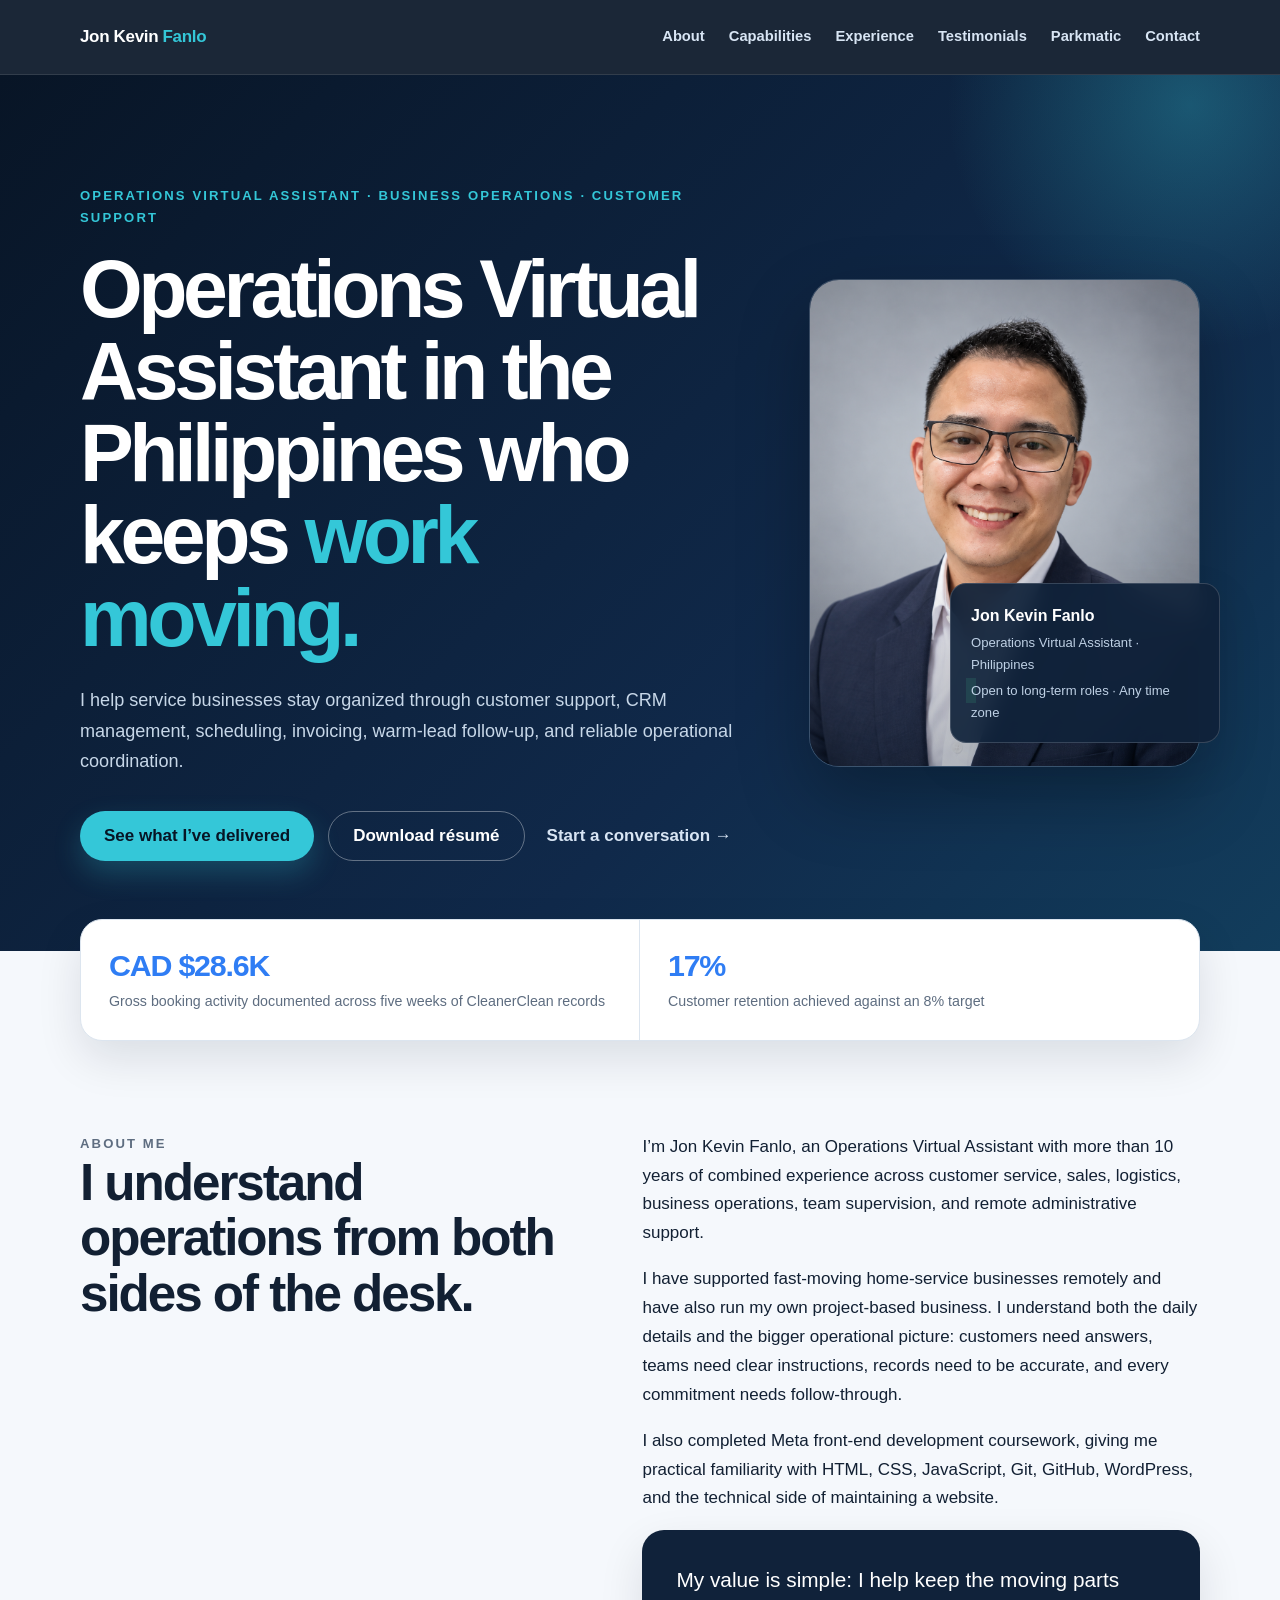
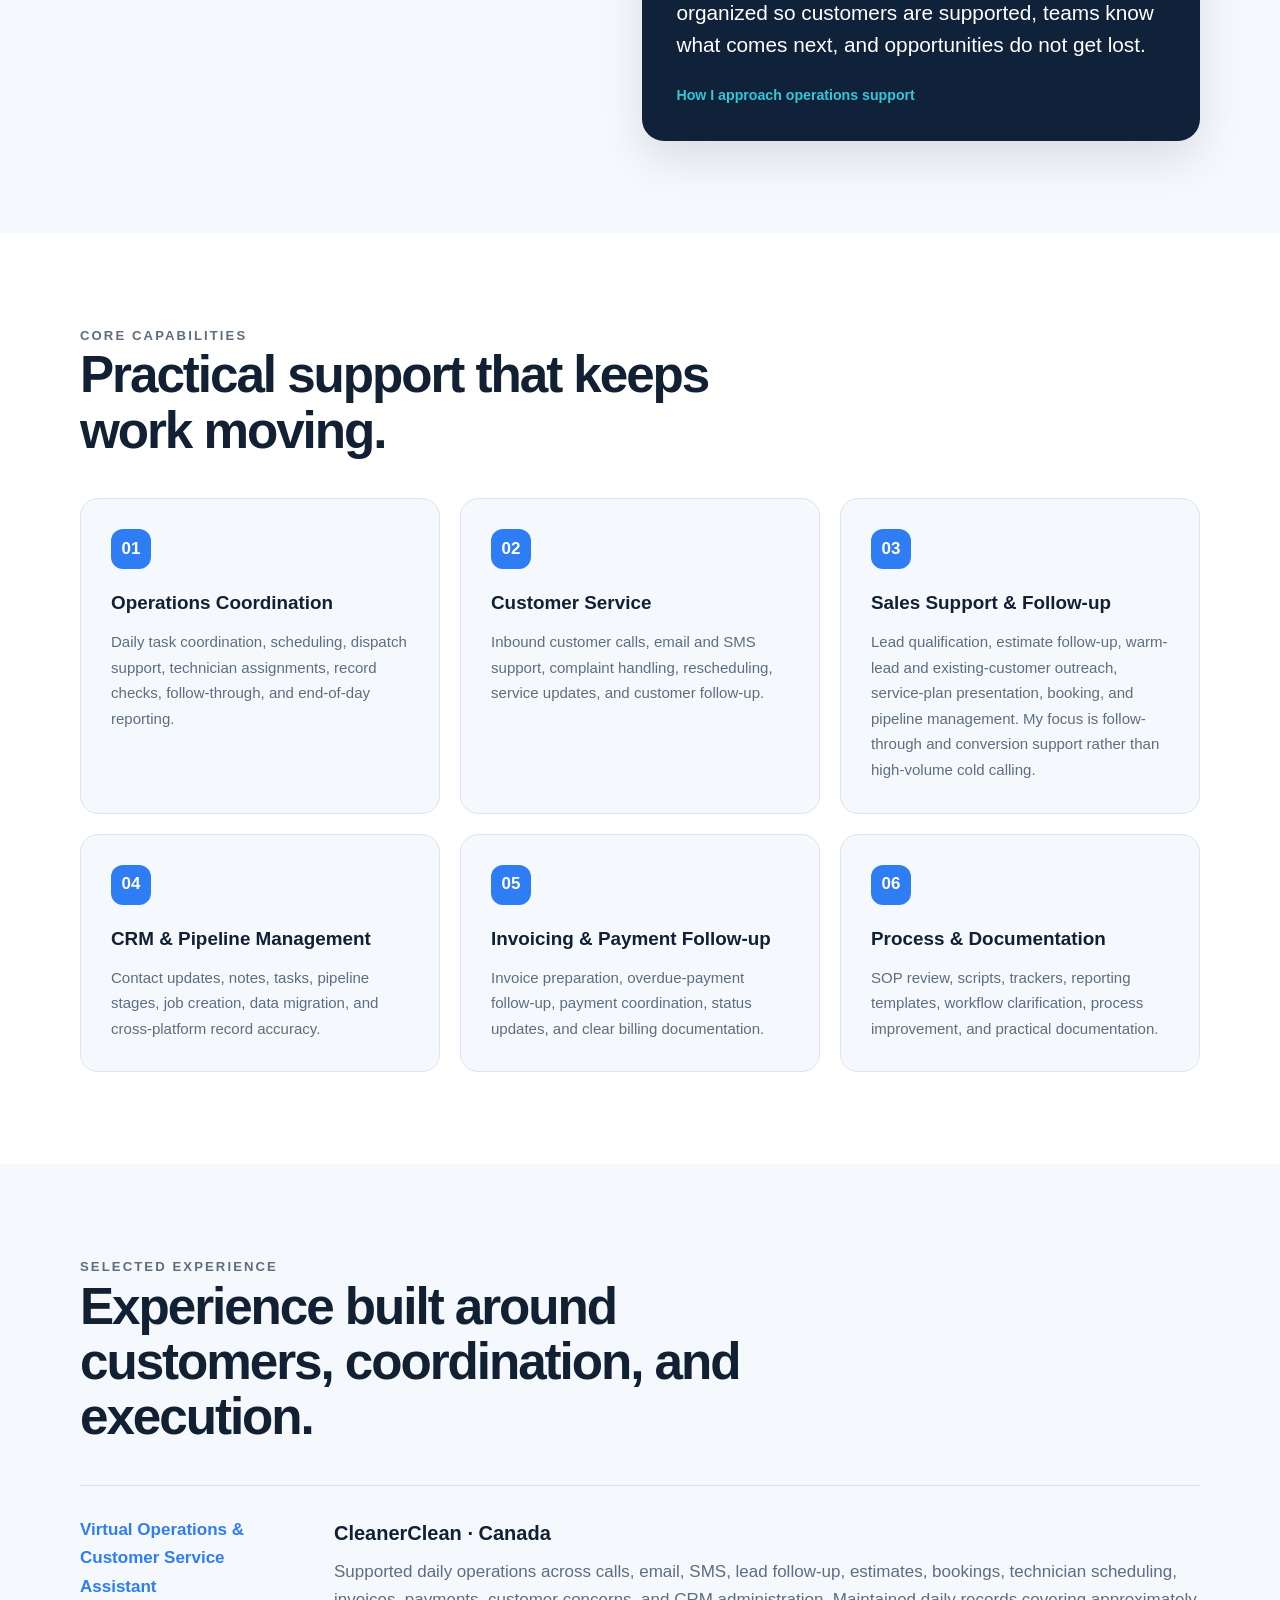
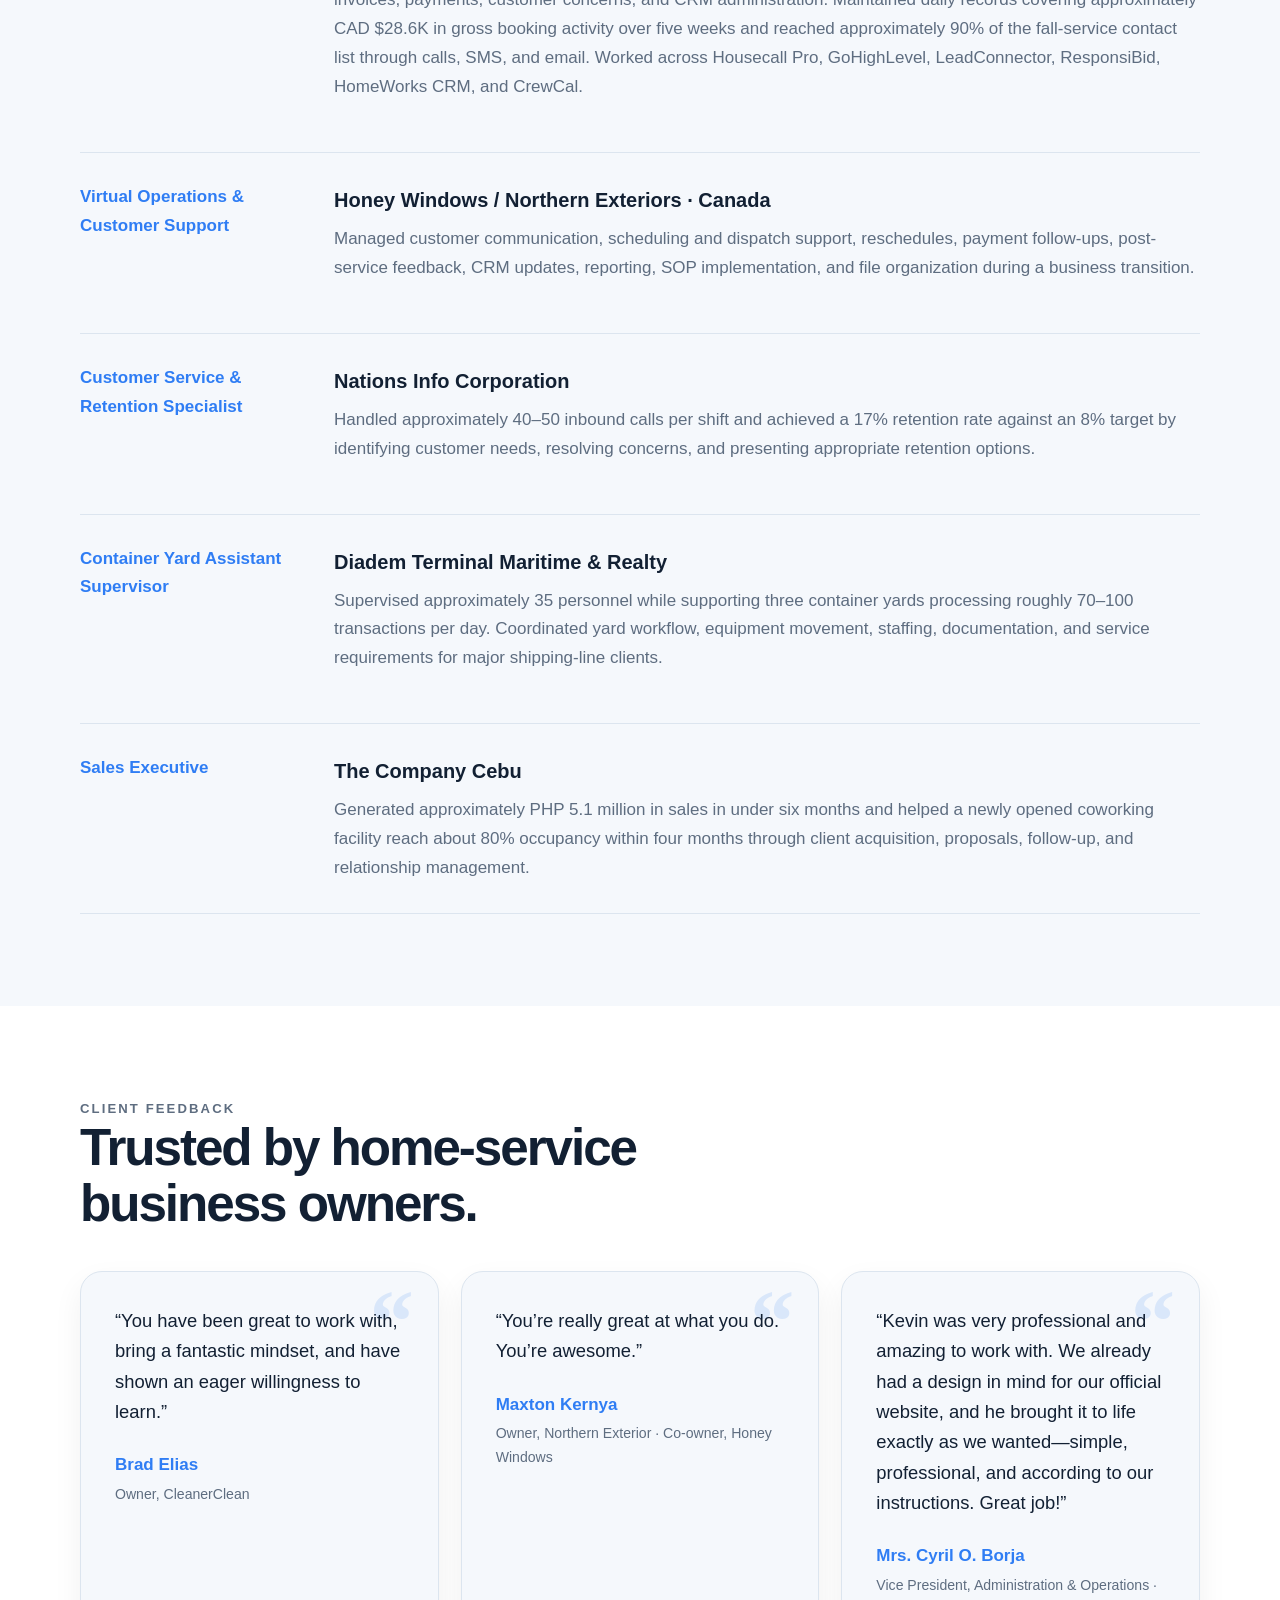
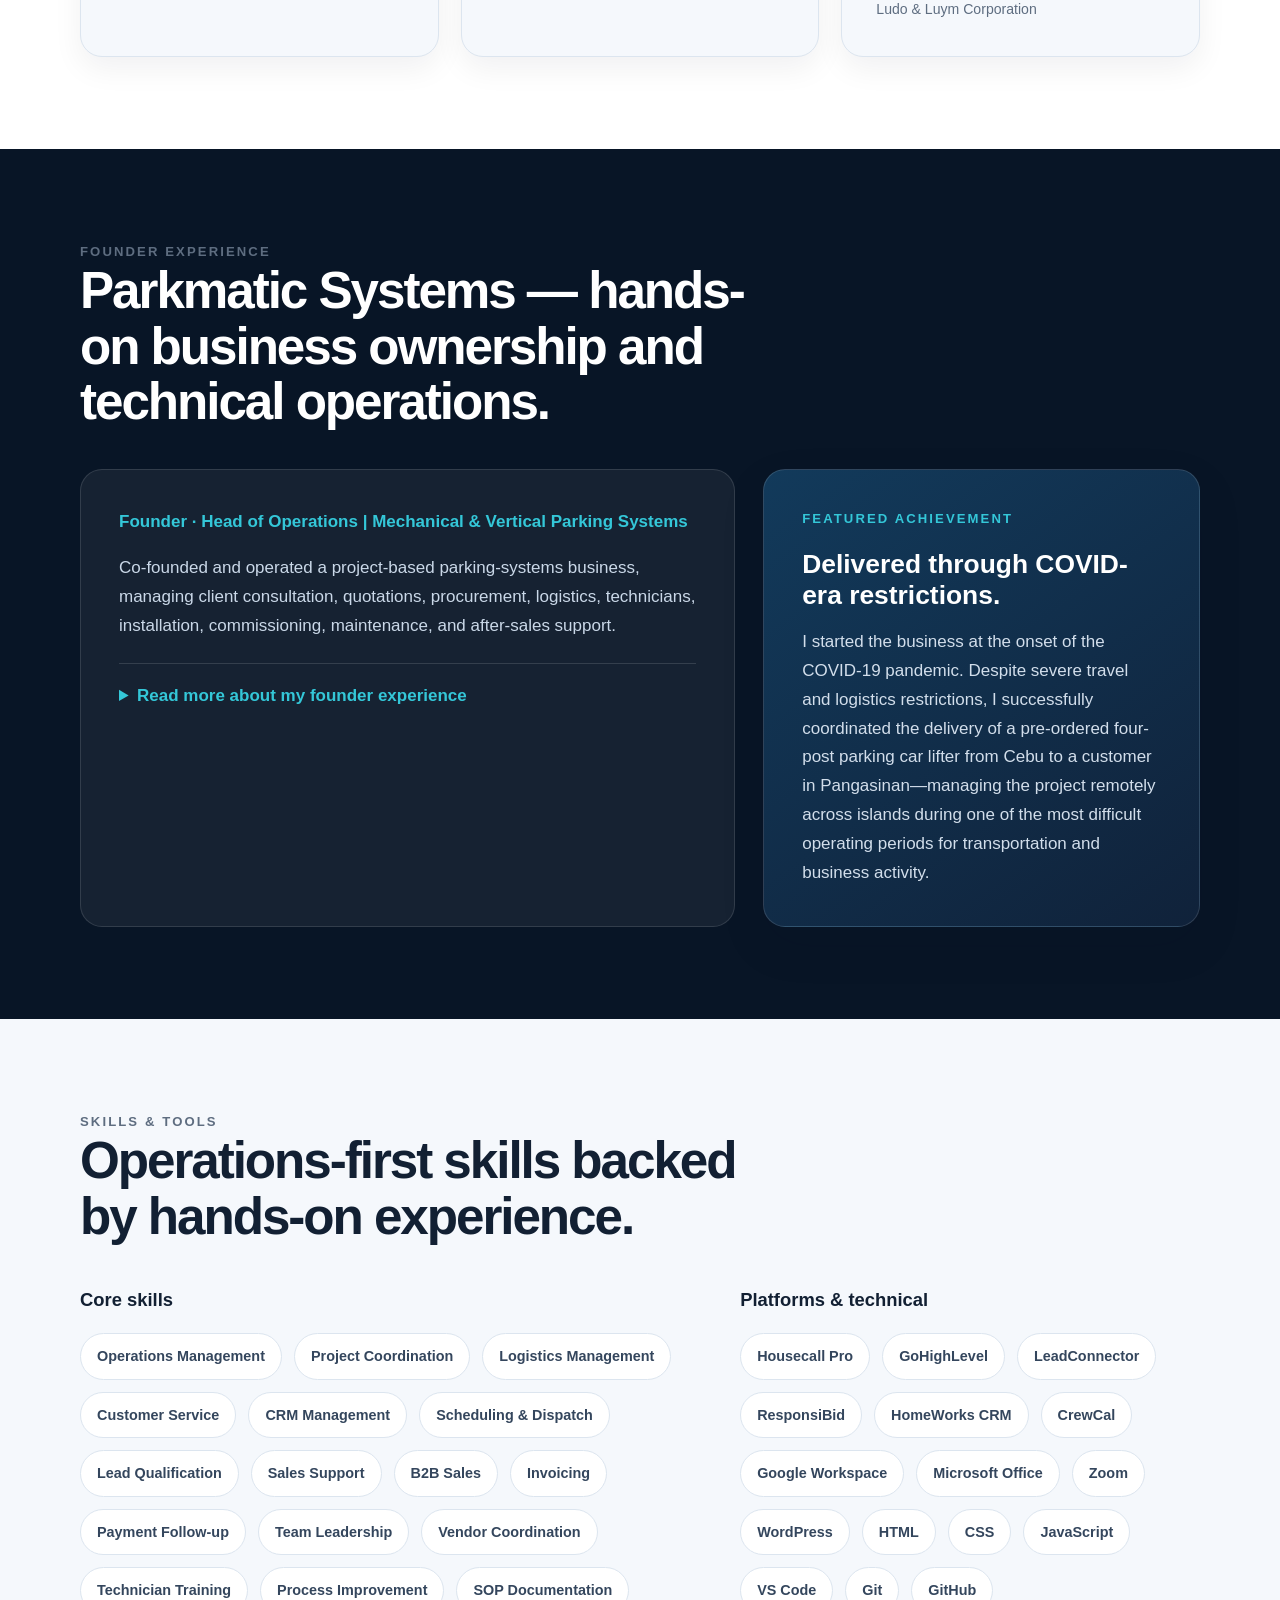
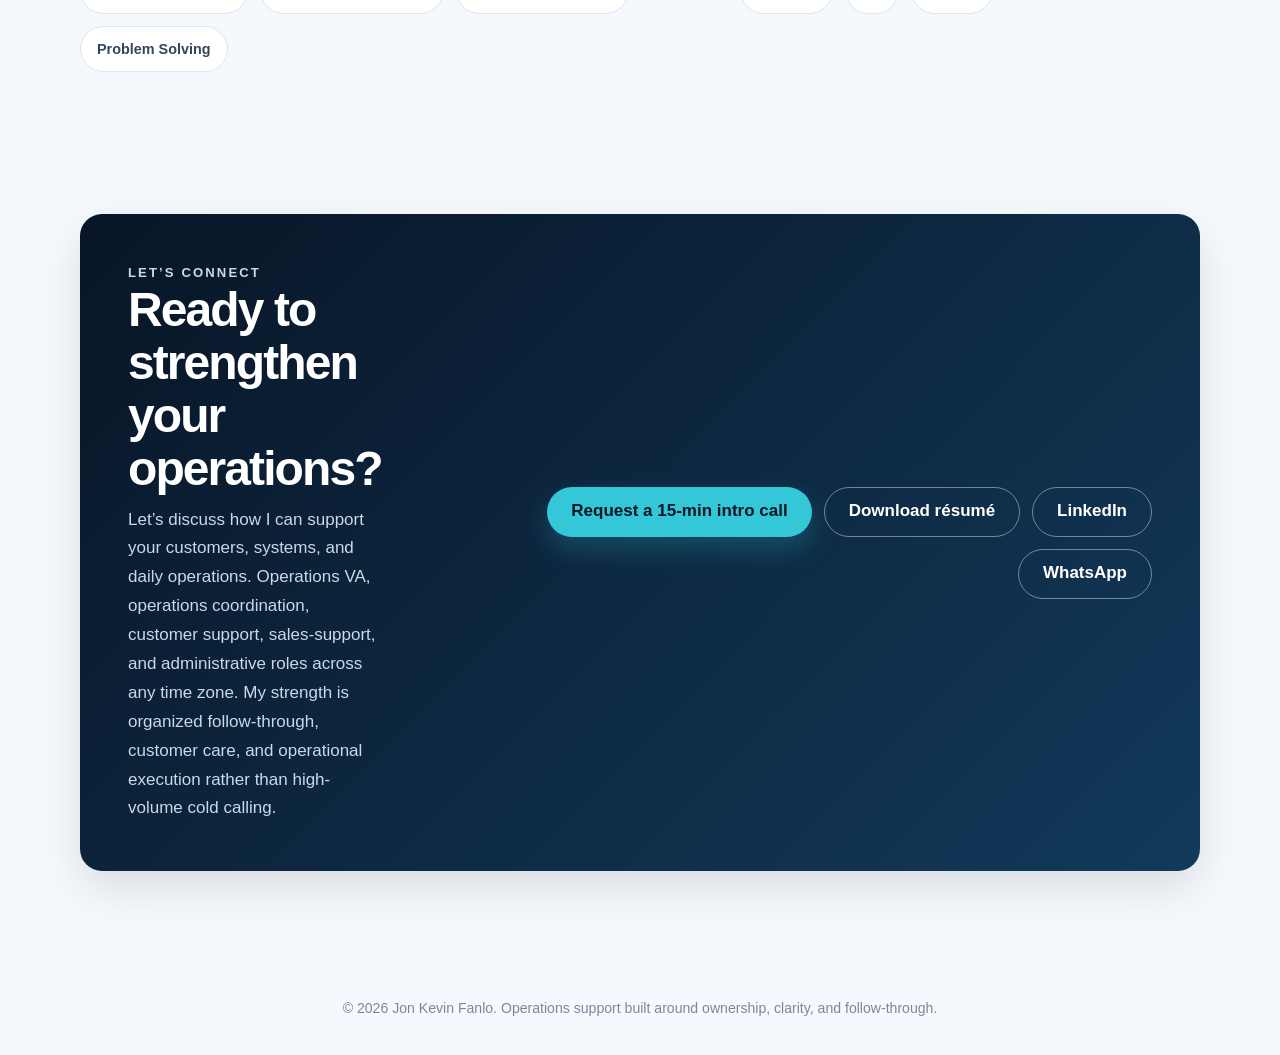
<file: index.html>
<!doctype html>
<html lang="en">
<head>
  <meta charset="utf-8">
  <meta name="viewport" content="width=device-width, initial-scale=1">
  <meta name="description" content="Jon Kevin Fanlo is an Operations Virtual Assistant focused on business operations, customer support, CRM management, scheduling, sales support, and reliable follow-through.">
  <meta name="author" content="Jon Kevin Fanlo">
  <meta name="theme-color" content="#081526">
  <meta property="og:title" content="Jon Kevin Fanlo | Operations Virtual Assistant">
  <meta property="og:description" content="Business operations, customer support, CRM management, scheduling, sales support, and dependable operational follow-through.">
  <meta property="og:type" content="website">
  <meta property="og:url" content="https://jonkfanlo.com/">
  <meta property="og:image" content="assets/jon-kevin-fanlo.png">
  <link rel="canonical" href="https://jonkfanlo.com/">
  <title>Operations Virtual Assistant Philippines | Jon Kevin Fanlo</title>
  <link rel="stylesheet" href="style.css">
  <script type="application/ld+json">
  {
    "@context": "https://schema.org",
    "@type": "ProfilePage",
    "mainEntity": {
      "@type": "Person",
      "name": "Jon Kevin Fanlo",
      "url": "https://jonkfanlo.com/",
      "image": "https://jonkfanlo.com/assets/jon-kevin-fanlo.png",
      "jobTitle": "Operations Virtual Assistant",
      "email": "mailto:jkfanlo.va@gmail.com",
      "address": {"@type": "PostalAddress", "addressCountry": "PH", "addressRegion": "Cebu"},
      "sameAs": ["https://www.linkedin.com/in/jon-k-fanlo1991/"],
      "knowsAbout": ["Home service operations", "Customer support", "CRM management", "Scheduling and dispatch", "Sales support", "Invoicing"]
    }
  }
  </script>
</head>
<body>
<header class="site-header">
  <div class="wrap nav">
    <a class="brand" href="#top">Jon Kevin <span>Fanlo</span></a>
    <button class="menu-toggle" type="button" aria-expanded="false" aria-controls="primary-nav" aria-label="Open navigation">Menu</button>
    <nav id="primary-nav" class="nav-links" aria-label="Portfolio navigation">
      <a href="#about">About</a>
      <a href="#services">Capabilities</a>
      <a href="#experience">Experience</a>
      <a href="#testimonials">Testimonials</a>
      <a href="#parkmatic">Parkmatic</a>
      <a href="#contact">Contact</a>
    </nav>
  </div>
</header>

<main id="top">
  <section class="hero">
    <div class="wrap hero-grid">
      <div>
        <p class="eyebrow">Operations Virtual Assistant · Business Operations · Customer Support</p>
        <h1>Operations Virtual Assistant in the Philippines who keeps <span>work moving.</span></h1>
        <p class="hero-copy">I help service businesses stay organized through customer support, CRM management, scheduling, invoicing, warm-lead follow-up, and reliable operational coordination.</p>
        <div class="actions">
          <a class="button button-primary" href="#experience">See what I’ve delivered</a>
          <a class="button button-ghost" href="Jon_Kevin_Fanlo_Resume.pdf" download>Download résumé</a>
          <a class="button button-text" href="#contact">Start a conversation →</a>
        </div>
      </div>
      <aside class="hero-profile" aria-label="Professional portrait of Jon Kevin Fanlo">
        <div class="hero-photo-frame">
          <img class="hero-photo" src="assets/jon-kevin-fanlo.png" alt="Jon Kevin Fanlo, Operations Virtual Assistant and Customer Support professional">
        </div>
        <div class="profile-caption">
          <strong>Jon Kevin Fanlo</strong>
          <span>Operations Virtual Assistant · Philippines</span>
          <span class="status">Open to long-term roles · Any time zone</span>
        </div>
      </aside>
    </div>
  </section>

  <section class="metrics" aria-label="Selected professional results">
    <div class="wrap metric-grid">
      <div class="metric"><strong>CAD $28.6K</strong><span>Gross booking activity documented across five weeks of CleanerClean records</span></div>
      <div class="metric"><strong>17%</strong><span>Customer retention achieved against an 8% target</span></div>
    </div>
  </section>

  <section id="about">
    <div class="wrap about-grid">
      <div class="section-head">
        <p class="eyebrow">About me</p>
        <h2>I understand operations from both sides of the desk.</h2>
      </div>
      <div class="about-copy">
        <p>I’m Jon Kevin Fanlo, an Operations Virtual Assistant with more than 10 years of combined experience across customer service, sales, logistics, business operations, team supervision, and remote administrative support.</p>
        <p>I have supported fast-moving home-service businesses remotely and have also run my own project-based business. I understand both the daily details and the bigger operational picture: customers need answers, teams need clear instructions, records need to be accurate, and every commitment needs follow-through.</p>
        <p>I also completed Meta front-end development coursework, giving me practical familiarity with HTML, CSS, JavaScript, Git, GitHub, WordPress, and the technical side of maintaining a website.</p>
        <div class="quote-card">
          <p>My value is simple: I help keep the moving parts organized so customers are supported, teams know what comes next, and opportunities do not get lost.</p>
          <small>How I approach operations support</small>
        </div>
      </div>
    </div>
  </section>

  <section id="services" class="services">
    <div class="wrap">
      <div class="section-head">
        <p class="eyebrow">Core capabilities</p>
        <h2>Practical support that keeps work moving.</h2>
      </div>
      <div class="card-grid">
        <article class="card"><span class="card-number">01</span><h3>Operations Coordination</h3><p>Daily task coordination, scheduling, dispatch support, technician assignments, record checks, follow-through, and end-of-day reporting.</p></article>
        <article class="card"><span class="card-number">02</span><h3>Customer Service</h3><p>Inbound customer calls, email and SMS support, complaint handling, rescheduling, service updates, and customer follow-up.</p></article>
        <article class="card"><span class="card-number">03</span><h3>Sales Support & Follow-up</h3><p>Lead qualification, estimate follow-up, warm-lead and existing-customer outreach, service-plan presentation, booking, and pipeline management. My focus is follow-through and conversion support rather than high-volume cold calling.</p></article>
        <article class="card"><span class="card-number">04</span><h3>CRM & Pipeline Management</h3><p>Contact updates, notes, tasks, pipeline stages, job creation, data migration, and cross-platform record accuracy.</p></article>
        <article class="card"><span class="card-number">05</span><h3>Invoicing & Payment Follow-up</h3><p>Invoice preparation, overdue-payment follow-up, payment coordination, status updates, and clear billing documentation.</p></article>
        <article class="card"><span class="card-number">06</span><h3>Process & Documentation</h3><p>SOP review, scripts, trackers, reporting templates, workflow clarification, process improvement, and practical documentation.</p></article>
      </div>
    </div>
  </section>

  <section id="experience">
    <div class="wrap">
      <div class="section-head">
        <p class="eyebrow">Selected experience</p>
        <h2>Experience built around customers, coordination, and execution.</h2>
      </div>
      <div class="experience-list">
        <article class="experience-item"><div class="role">Virtual Operations & Customer Service Assistant</div><div><h3>CleanerClean · Canada</h3><p>Supported daily operations across calls, email, SMS, lead follow-up, estimates, bookings, technician scheduling, invoices, payments, customer concerns, and CRM administration. Maintained daily records covering approximately CAD $28.6K in gross booking activity over five weeks and reached approximately 90% of the fall-service contact list through calls, SMS, and email. Worked across Housecall Pro, GoHighLevel, LeadConnector, ResponsiBid, HomeWorks CRM, and CrewCal.</p></div></article>
        <article class="experience-item"><div class="role">Virtual Operations & Customer Support</div><div><h3>Honey Windows / Northern Exteriors · Canada</h3><p>Managed customer communication, scheduling and dispatch support, reschedules, payment follow-ups, post-service feedback, CRM updates, reporting, SOP implementation, and file organization during a business transition.</p></div></article>
        <article class="experience-item"><div class="role">Customer Service & Retention Specialist</div><div><h3>Nations Info Corporation</h3><p>Handled approximately 40–50 inbound calls per shift and achieved a 17% retention rate against an 8% target by identifying customer needs, resolving concerns, and presenting appropriate retention options.</p></div></article>
        <article class="experience-item"><div class="role">Container Yard Assistant Supervisor</div><div><h3>Diadem Terminal Maritime & Realty</h3><p>Supervised approximately 35 personnel while supporting three container yards processing roughly 70–100 transactions per day. Coordinated yard workflow, equipment movement, staffing, documentation, and service requirements for major shipping-line clients.</p></div></article>
        <article class="experience-item"><div class="role">Sales Executive</div><div><h3>The Company Cebu</h3><p>Generated approximately PHP 5.1 million in sales in under six months and helped a newly opened coworking facility reach about 80% occupancy within four months through client acquisition, proposals, follow-up, and relationship management.</p></div></article>
      </div>
    </div>
  </section>

  <section id="testimonials" class="testimonials" aria-labelledby="testimonials-title">
    <div class="wrap">
      <div class="section-head">
        <p class="eyebrow">Client feedback</p>
        <h2 id="testimonials-title">Trusted by home-service business owners.</h2>
      </div>
      <div class="testimonial-grid">
        <figure class="testimonial-card">
          <blockquote>“You have been great to work with, bring a fantastic mindset, and have shown an eager willingness to learn.”</blockquote>
          <figcaption><strong>Brad Elias</strong><span>Owner, CleanerClean</span></figcaption>
        </figure>
        <figure class="testimonial-card">
          <blockquote>“You’re really great at what you do. You’re awesome.”</blockquote>
          <figcaption><strong>Maxton Kernya</strong><span>Owner, Northern Exterior · Co-owner, Honey Windows</span></figcaption>
        </figure>
                <figure class="testimonial-card">
          <blockquote>“Kevin was very professional and amazing to work with. We already had a design in mind for our official website, and he brought it to life exactly as we wanted—simple, professional, and according to our instructions. Great job!”</blockquote>
          <figcaption><strong>Mrs. Cyril O. Borja</strong><span>Vice President, Administration &amp; Operations · Ludo &amp; Luym Corporation</span></figcaption>
        </figure>
      </div>
    </div>
  </section>

  <section id="parkmatic" class="parkmatic-section">
    <div class="wrap">
      <div class="section-head">
        <p class="eyebrow">Founder experience</p>
        <h2>Parkmatic Systems — hands-on business ownership and technical operations.</h2>
      </div>
      <div class="parkmatic-grid compact-founder">
        <div class="parkmatic-story">
          <p class="role-kicker">Founder · Head of Operations | Mechanical & Vertical Parking Systems</p>
          <p>Co-founded and operated a project-based parking-systems business, managing client consultation, quotations, procurement, logistics, technicians, installation, commissioning, maintenance, and after-sales support.</p>
          <details>
            <summary>Read more about my founder experience</summary>
            <p>Projects involved multi-ton mechanical equipment and required close coordination of suppliers, transportation, manpower, site readiness, safety requirements, technical troubleshooting, and customer expectations.</p>
          </details>
        </div>
        <aside class="achievement-card">
          <p class="eyebrow">Featured achievement</p>
          <h3>Delivered through COVID-era restrictions.</h3>
          <p>I started the business at the onset of the COVID-19 pandemic. Despite severe travel and logistics restrictions, I successfully coordinated the delivery of a pre-ordered four-post parking car lifter from Cebu to a customer in Pangasinan—managing the project remotely across islands during one of the most difficult operating periods for transportation and business activity.</p>
        </aside>
      </div>

    </div>
  </section>

  <section aria-label="Skills and tools">
    <div class="wrap">
      <div class="section-head">
        <p class="eyebrow">Skills & tools</p>
        <h2>Operations-first skills backed by hands-on experience.</h2>
      </div>
      <div class="skill-columns">
        <div>
          <h3>Core skills</h3>
          <div class="tool-cloud">
            <span>Operations Management</span><span>Project Coordination</span><span>Logistics Management</span><span>Customer Service</span><span>CRM Management</span><span>Scheduling & Dispatch</span><span>Lead Qualification</span><span>Sales Support</span><span>B2B Sales</span><span>Invoicing</span><span>Payment Follow-up</span><span>Team Leadership</span><span>Vendor Coordination</span><span>Technician Training</span><span>Process Improvement</span><span>SOP Documentation</span><span>Problem Solving</span>
          </div>
        </div>
        <div>
          <h3>Platforms & technical</h3>
          <div class="tool-cloud">
            <span>Housecall Pro</span><span>GoHighLevel</span><span>LeadConnector</span><span>ResponsiBid</span><span>HomeWorks CRM</span><span>CrewCal</span><span>Google Workspace</span><span>Microsoft Office</span><span>Zoom</span><span>WordPress</span><span>HTML</span><span>CSS</span><span>JavaScript</span><span>VS Code</span><span>Git</span><span>GitHub</span>
          </div>
        </div>
      </div>
    </div>
  </section>

  <section id="contact" class="contact">
    <div class="wrap contact-panel">
      <div>
        <p class="eyebrow">Let’s connect</p>
        <h2>Ready to strengthen your operations?</h2>
        <p>Let’s discuss how I can support your customers, systems, and daily operations. Operations VA, operations coordination, customer support, sales-support, and administrative roles across any time zone. My strength is organized follow-through, customer care, and operational execution rather than high-volume cold calling.</p>
      </div>
      <div class="contact-actions">
        <a class="button button-primary" href="mailto:jkfanlo.va@gmail.com?subject=15-minute%20intro%20call">Request a 15-min intro call</a>
        <a class="button button-ghost" href="Jon_Kevin_Fanlo_Resume.pdf" download>Download résumé</a>
        <a class="button button-ghost" href="https://www.linkedin.com/in/jon-k-fanlo1991/" target="_blank" rel="noopener">LinkedIn</a>
        <a class="button button-ghost" href="https://wa.me/639247519178" target="_blank" rel="noopener">WhatsApp</a>
      </div>
    </div>
  </section>
</main>

<footer class="site-footer">
  <div class="wrap">© 2026 Jon Kevin Fanlo. Operations support built around ownership, clarity, and follow-through.</div>
</footer>
<script src="script.js"></script>
</body>
</html>
</file>
<file: style.css>
/*
Theme Name: Jon Operations Portfolio
Author: Jon Kevin Fanlo
Description: A polished one-page WordPress portfolio for an Operations VA and Customer Service professional.
Version: 1.2.0
Text Domain: jon-operations-portfolio
*/

:root {
  --navy: #081526;
  --navy-soft: #10223a;
  --blue: #2f7df4;
  --cyan: #34c7d8;
  --paper: #f5f8fc;
  --white: #ffffff;
  --ink: #122033;
  --muted: #5e6d80;
  --line: #dce5ef;
  --shadow: 0 18px 45px rgba(8, 21, 38, 0.11);
  --radius: 22px;
}

* { box-sizing: border-box; }
html { scroll-behavior: smooth; }
body {
  margin: 0;
  color: var(--ink);
  background: var(--paper);
  font-family: "Segoe UI", Inter, Arial, sans-serif;
  font-size: 17px;
  line-height: 1.7;
}
a { color: inherit; }
.wrap { width: min(1120px, calc(100% - 40px)); margin: 0 auto; }

.site-header {
  position: sticky;
  top: 0;
  z-index: 20;
  color: var(--white);
  background: rgba(8, 21, 38, 0.92);
  backdrop-filter: blur(14px);
  border-bottom: 1px solid rgba(255,255,255,.1);
}
.nav { min-height: 74px; display: flex; align-items: center; justify-content: space-between; gap: 24px; }
.brand { font-weight: 800; text-decoration: none; letter-spacing: -.02em; }
.brand span { color: var(--cyan); }
.nav-links { display: flex; flex-wrap: wrap; gap: 24px; }
.nav-links a { color: #d8e5f4; text-decoration: none; font-size: .92rem; font-weight: 600; }
.nav-links a:hover { color: var(--white); }

.hero {
  position: relative;
  overflow: hidden;
  padding: 110px 0 90px;
  color: var(--white);
  background: linear-gradient(135deg, var(--navy) 0%, #10294a 64%, #123d5c 100%);
}
.hero::after {
  content: "";
  position: absolute;
  width: 520px;
  height: 520px;
  right: -170px;
  top: -230px;
  border-radius: 50%;
  background: radial-gradient(circle, rgba(52,199,216,.3), transparent 66%);
}
.hero-grid { position: relative; z-index: 1; display: grid; grid-template-columns: 1.45fr .85fr; gap: 62px; align-items: center; }
.eyebrow { margin: 0 0 18px; color: var(--cyan); font-size: .82rem; font-weight: 800; letter-spacing: .16em; text-transform: uppercase; }
.hero h1 { max-width: 760px; margin: 0; font-size: clamp(2.7rem, 6.3vw, 5.2rem); line-height: 1.02; letter-spacing: -.055em; }
.hero h1 span { color: var(--cyan); }
.hero-copy { max-width: 690px; margin: 26px 0 34px; color: #c7d7e8; font-size: 1.13rem; }
.actions { display: flex; flex-wrap: wrap; gap: 14px; }
.button { display: inline-flex; align-items: center; justify-content: center; min-height: 50px; padding: 0 24px; border-radius: 999px; font-weight: 750; text-decoration: none; transition: transform .2s ease, box-shadow .2s ease; }
.button:hover { transform: translateY(-2px); }
.button-primary { color: #071525; background: var(--cyan); box-shadow: 0 12px 28px rgba(52,199,216,.24); }
.button-ghost { color: var(--white); border: 1px solid rgba(255,255,255,.35); }
.button-text { min-height: 50px; padding-inline: 8px; color: #d8e5f4; }
.button-text:hover { color: var(--white); }
.availability { padding: 28px; background: rgba(255,255,255,.08); border: 1px solid rgba(255,255,255,.13); border-radius: var(--radius); box-shadow: var(--shadow); }
.availability strong { display: block; margin-bottom: 8px; font-size: 1.25rem; }
.availability p { margin: 0; color: #c7d7e8; }
.status { display: inline-flex; align-items: center; gap: 9px; margin-top: 22px; color: #e3edf8; font-size: .9rem; }
.status::before { content: ""; width: 9px; height: 9px; border-radius: 50%; background: #46df95; box-shadow: 0 0 0 5px rgba(70,223,149,.12); }
.hero-profile { position: relative; width: min(100%, 430px); margin-left: auto; }
.hero-photo-frame { position: relative; overflow: hidden; aspect-ratio: 4 / 5; border: 1px solid rgba(255,255,255,.18); border-radius: 30px; box-shadow: 0 30px 70px rgba(0,0,0,.28); }
.hero-photo-frame::after { content: ""; position: absolute; inset: 0; background: linear-gradient(to top, rgba(8,21,38,.26), transparent 38%); pointer-events: none; }
.hero-photo { display: block; width: 100%; height: 100%; object-fit: cover; object-position: center 24%; }
.profile-caption { position: absolute; right: -20px; bottom: 24px; z-index: 2; max-width: 270px; padding: 18px 20px; color: var(--white); background: rgba(16,34,58,.92); border: 1px solid rgba(255,255,255,.16); border-radius: 16px; box-shadow: var(--shadow); backdrop-filter: blur(10px); }
.profile-caption strong { display: block; font-size: 1rem; }
.profile-caption span { display: block; margin-top: 3px; color: #bfd1e5; font-size: .82rem; }

section { padding: 92px 0; }
.section-head { max-width: 690px; margin-bottom: 40px; }
.section-head h2 { margin: 0 0 12px; font-size: clamp(2rem, 4vw, 3.2rem); line-height: 1.08; letter-spacing: -.04em; }
.section-head p { margin: 0; color: var(--muted); }

.metrics { margin-top: -32px; position: relative; z-index: 3; padding: 0; }
.metric-grid { display: grid; grid-template-columns: repeat(2, 1fr); background: var(--white); border: 1px solid var(--line); border-radius: var(--radius); box-shadow: var(--shadow); overflow: hidden; }
.metric { padding: 28px; border-right: 1px solid var(--line); }
.metric:last-child { border-right: 0; }
.metric strong { display: block; color: var(--blue); font-size: 1.9rem; line-height: 1.15; letter-spacing: -.04em; }
.metric span { display: block; margin-top: 8px; color: var(--muted); font-size: .89rem; line-height: 1.45; }

.about-grid { display: grid; grid-template-columns: .95fr 1.05fr; gap: 58px; align-items: start; }
.quote-card { padding: 34px; color: var(--white); background: var(--navy-soft); border-radius: var(--radius); box-shadow: var(--shadow); }
.quote-card p { margin: 0; font-size: 1.3rem; line-height: 1.55; }
.quote-card small { display: block; margin-top: 22px; color: var(--cyan); font-weight: 700; }
.about-copy p:first-child { margin-top: 0; }

.services { background: var(--white); }
.card-grid { display: grid; grid-template-columns: repeat(3, 1fr); gap: 20px; }
.card { padding: 30px; background: var(--paper); border: 1px solid var(--line); border-radius: 18px; }
.card-number { display: inline-grid; place-items: center; width: 40px; height: 40px; margin-bottom: 18px; color: var(--white); background: var(--blue); border-radius: 12px; font-weight: 800; }
.card h3 { margin: 0 0 10px; font-size: 1.18rem; }
.card p { margin: 0; color: var(--muted); font-size: .94rem; }

.experience-list { display: grid; gap: 20px; }
.experience-item { display: grid; grid-template-columns: 220px 1fr; gap: 34px; padding: 30px 0; border-top: 1px solid var(--line); }
.experience-item:last-child { border-bottom: 1px solid var(--line); }
.experience-item .role { color: var(--blue); font-weight: 800; }
.experience-item h3 { margin: 0 0 8px; font-size: 1.25rem; }
.experience-item p { margin: 0; color: var(--muted); }

.testimonials { background: var(--white); }
.testimonial-grid { display: grid; grid-template-columns: repeat(3, 1fr); gap: 22px; }
.testimonial-card { position: relative; margin: 0; padding: 34px; background: var(--paper); border: 1px solid var(--line); border-radius: var(--radius); box-shadow: 0 12px 30px rgba(8,21,38,.06); }
.testimonial-card::before { content: "“"; position: absolute; top: 6px; right: 24px; color: rgba(47,125,244,.14); font: 700 5.5rem/1 Georgia, serif; }
.testimonial-card blockquote { position: relative; margin: 0 0 24px; color: var(--ink); font-size: 1.15rem; line-height: 1.65; }
.testimonial-card figcaption strong, .testimonial-card figcaption span { display: block; }
.testimonial-card figcaption strong { color: var(--blue); }
.testimonial-card figcaption span { margin-top: 3px; color: var(--muted); font-size: .88rem; }

.tool-cloud { display: flex; flex-wrap: wrap; gap: 12px; }
.tool-cloud span { padding: 10px 16px; background: var(--white); border: 1px solid var(--line); border-radius: 999px; color: #34465d; font-size: .9rem; font-weight: 700; }

.contact { padding-top: 50px; }
.contact-panel { display: grid; grid-template-columns: 1.2fr auto; gap: 40px; align-items: center; padding: 48px; color: var(--white); background: linear-gradient(135deg, var(--navy), #123a5b); border-radius: var(--radius); box-shadow: var(--shadow); }
.contact-panel h2 { margin: 0 0 10px; font-size: clamp(1.9rem, 4vw, 3rem); line-height: 1.1; letter-spacing: -.04em; }
.contact-panel p { max-width: 650px; margin: 0; color: #c9d9e9; }

.site-footer { padding: 34px 0; color: #7a899a; text-align: center; font-size: .88rem; }

@media (max-width: 850px) {
  .hero-grid, .about-grid, .contact-panel { grid-template-columns: 1fr; }
  .metric-grid { grid-template-columns: repeat(2, 1fr); }
  .metric:nth-child(2) { border-right: 0; }
  .card-grid { grid-template-columns: 1fr 1fr; }
  .experience-item { grid-template-columns: 1fr; gap: 8px; }
  .hero-profile { margin: 10px auto 0; }
}

@media (max-width: 600px) {
  body { font-size: 16px; }
  .wrap { width: min(100% - 28px, 1120px); }
  .nav { min-height: 66px; }
  .nav-links { display: none; }
  .hero { padding: 78px 0 70px; }
  section { padding: 70px 0; }
  .metric-grid, .card-grid { grid-template-columns: 1fr; }
  .metric { border-right: 0; border-bottom: 1px solid var(--line); }
  .metric:last-child { border-bottom: 0; }
  .contact-panel { padding: 34px 26px; }
  .profile-caption { right: 14px; bottom: 14px; }
}

@media (prefers-reduced-motion: reduce) {
  html { scroll-behavior: auto; }
  .button { transition: none; }
}


/* Portfolio content enhancements */
.parkmatic-section { background: var(--navy); color: var(--white); }
.parkmatic-section .section-head h2 { color: var(--white); }
.parkmatic-grid { display: grid; grid-template-columns: 1.2fr .8fr; gap: 28px; align-items: stretch; }
.parkmatic-story { padding: 38px; background: rgba(255,255,255,.06); border: 1px solid rgba(255,255,255,.12); border-radius: var(--radius); }
.parkmatic-story p { color: #cad8e8; }
.parkmatic-story p:last-child { margin-bottom: 0; }
.parkmatic-story details { margin-top: 22px; padding-top: 18px; border-top: 1px solid rgba(255,255,255,.13); }
.parkmatic-story summary { color: var(--cyan); font-weight: 800; cursor: pointer; }
.parkmatic-story details p { margin-bottom: 0; }
.role-kicker { margin-top: 0; color: var(--cyan) !important; font-weight: 800; }
.achievement-card { padding: 38px; background: linear-gradient(145deg, #123a5b, #10223a); border: 1px solid rgba(255,255,255,.13); border-radius: var(--radius); box-shadow: var(--shadow); }
.achievement-card h3 { margin: 0 0 14px; font-size: 1.65rem; line-height: 1.18; }
.achievement-card > p:last-child { margin-bottom: 0; color: #d2deeb; }
.responsibility-grid { display: grid; grid-template-columns: repeat(4, 1fr); gap: 18px; margin-top: 22px; }
.responsibility-grid article { padding: 25px; background: rgba(255,255,255,.06); border: 1px solid rgba(255,255,255,.11); border-radius: 16px; }
.responsibility-grid h3 { margin: 0 0 8px; font-size: 1.05rem; color: var(--cyan); }
.responsibility-grid p { margin: 0; color: #bdccdc; font-size: .9rem; line-height: 1.55; }
.skill-columns { display: grid; grid-template-columns: 1.15fr .85fr; gap: 38px; }
.skill-columns h3 { margin: 0 0 18px; font-size: 1.15rem; }

@media (max-width: 850px) {
  .parkmatic-grid, .skill-columns, .testimonial-grid { grid-template-columns: 1fr; }
  .responsibility-grid { grid-template-columns: repeat(2, 1fr); }
}

@media (max-width: 600px) {
  .parkmatic-story, .achievement-card { padding: 28px 24px; }
  .responsibility-grid { grid-template-columns: 1fr; }
}

.contact-actions { display:flex; gap:12px; flex-wrap:wrap; justify-content:flex-end; }
.contact-panel .button-ghost { color: var(--white); border-color: rgba(255,255,255,.42); }
@media (max-width: 860px) { .contact-actions { justify-content:flex-start; } }

/* Static-site navigation enhancements */
.menu-toggle { display:none; min-height:42px; padding:0 14px; color:#fff; background:transparent; border:1px solid rgba(255,255,255,.28); border-radius:999px; font:inherit; font-size:.9rem; font-weight:700; cursor:pointer; }
@media (max-width:600px) {
  .menu-toggle { display:inline-flex; align-items:center; justify-content:center; }
  .nav { position:relative; }
  .nav-links { display:none; position:absolute; top:58px; right:0; width:min(260px, calc(100vw - 28px)); padding:16px; background:rgba(8,21,38,.98); border:1px solid rgba(255,255,255,.12); border-radius:16px; box-shadow:0 18px 45px rgba(0,0,0,.28); }
  .nav-links.is-open { display:grid; gap:6px; }
  .nav-links a { padding:10px 12px; border-radius:10px; }
  .nav-links a:hover { background:rgba(255,255,255,.08); }
}
</file>
